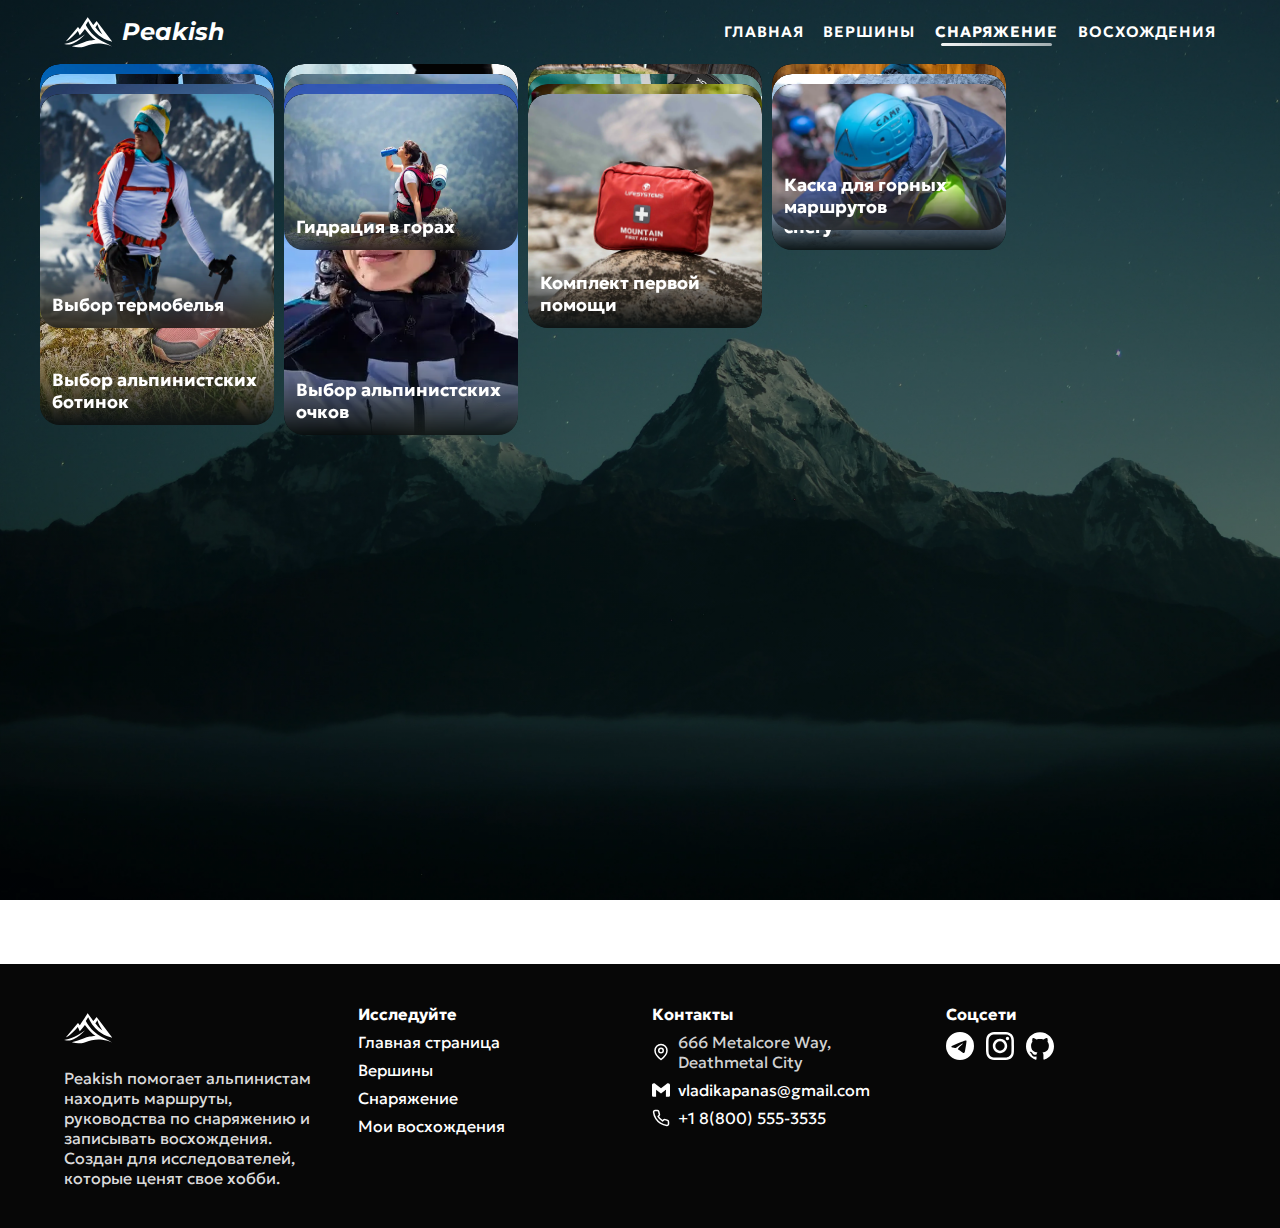
<file: docs/gear.html>
<!DOCTYPE html>
<html lang="en">
<head>
  <meta charset="UTF-8">
  <meta name="viewport" content="width=device-width, initial-scale=1.0">
  <title>Peakish</title>
  <link rel="stylesheet" href="css/loader.css">
  <link rel="stylesheet" href="css/style.css">
  <link rel="stylesheet" href="css/gear.css">
  <link rel="icon" type="image/svg+xml" href="assets/icons/logo.svg">
</head>
<body>
  <div id="pageLoader">
    <img src="assets/icons/logo.svg" alt="Logo" class="loader-logo">
    <div class="loader-bar-wrap">
      <div class="loader-bar"></div>
    </div>
  </div>
  <div id="pageContent">
    <!-- navbar -->
    <header>
      <div class="header-inner">
        <div class="brand">
          <a href="index.html" class="logo">
            <img src="assets/icons/logo.svg" alt="logo" class="logo-img">
          </a>
          <span class="site-title">Peakish</span>
        </div>
        <nav class="main-nav" aria-label="Main navigation">
          <a href="index.html">Главная</a>
          <a href="mountains.html">Вершины</a>
          <a href="gear.html" class="active">Снаряжение</a>
          <a href="climbs.html">Восхождения</a>
        </nav>
      </div>
    </header>
  
    <!-- gear tips gallery -->
    <div class="gallery" data-masonry='{ "itemSelector": ".card", "columnWidth": ".grid-sizer", "gutter": ".gutter-sizer", "percentPosition": true }'>
      <div class="grid-sizer"></div>
      <div class="gutter-sizer"></div>
    </div>
  
    <!-- gear tip modal -->
    <div class="modal" id="articleModal">
      <div class="modal-content">
        <div class="modal-image">
          <span class="modal-close">&times;</span>
          <img>
          <h3 class="modal-title"></h3>
        </div>
        <div class="modal-body"></div>
      </div>
    </div>
  
    <!-- footer -->
    <footer class="site-footer">
      <div class="footer-inner">
        <div class="footer-grid">
          <!-- about section -->
          <div class="footer-about">
            <img src="assets/icons/logo.svg" alt="Peakish logo" class="footer-logo">
            <p class="footer-desc">Peakish помогает альпинистам находить маршруты, руководства по снаряжению и записывать восхождения. Создан для исследователей, которые ценят свое хобби.</p>
          </div>
  
          <!-- navigation section -->
          <div class="footer-links">
            <h4>Исследуйте</h4>
            <ul>
              <li><a href="index.html">Главная страница</a></li>
              <li><a href="peaks.html">Вершины</a></li>
              <li><a href="gear.html">Снаряжение</a></li>
              <li><a href="climbs.html">Мои восхождения</a></li>
            </ul>
          </div>
  
          <!-- contacts section -->
          <div class="footer-contact">
            <h4>Контакты</h4>
            <ul>
              <li><img src="assets/icons/location.svg" alt="location" class="icon"> 666 Metalcore Way, Deathmetal City</li>
              <li><img src="assets/icons/gmail.svg" alt="email" class="icon"> <a href="mailto:vladikapanas@gmail.com">vladikapanas@gmail.com</a></li>
              <li><img src="assets/icons/phone.svg" alt="brand" class="icon"> <a href="tel:+188005553535">+1 8(800) 555-3535</a></li>
            </ul>
          </div>
  
          <!-- socials section -->
          <div class="footer-social">
            <h4>Соцсети</h4>
            <div class="social-icons">
              <a href="https://t.me/pepukcoder"><img src="assets/icons/telegram.svg" alt="telegram" class="social-icon"></a>
              <a href="https://instagram.com/nofc.pepukcoder"><img src="assets/icons/insta.svg" alt="instagram" class="social-icon"></a>
              <a href="https://github.com/pepukcoder"><img src="assets/icons/github.svg" alt="github" class="social-icon"></a>
            </div>
          </div>
        </div>
      </div>
    </footer>
  </div>
    <script src="js/main.js"></script>
    <script src="js/masonry.pkgd.min.js"></script>
    <script src="js/articles.js"></script>
    <script src="js/gallery.js"></script>
  </body>
</html>
</file>
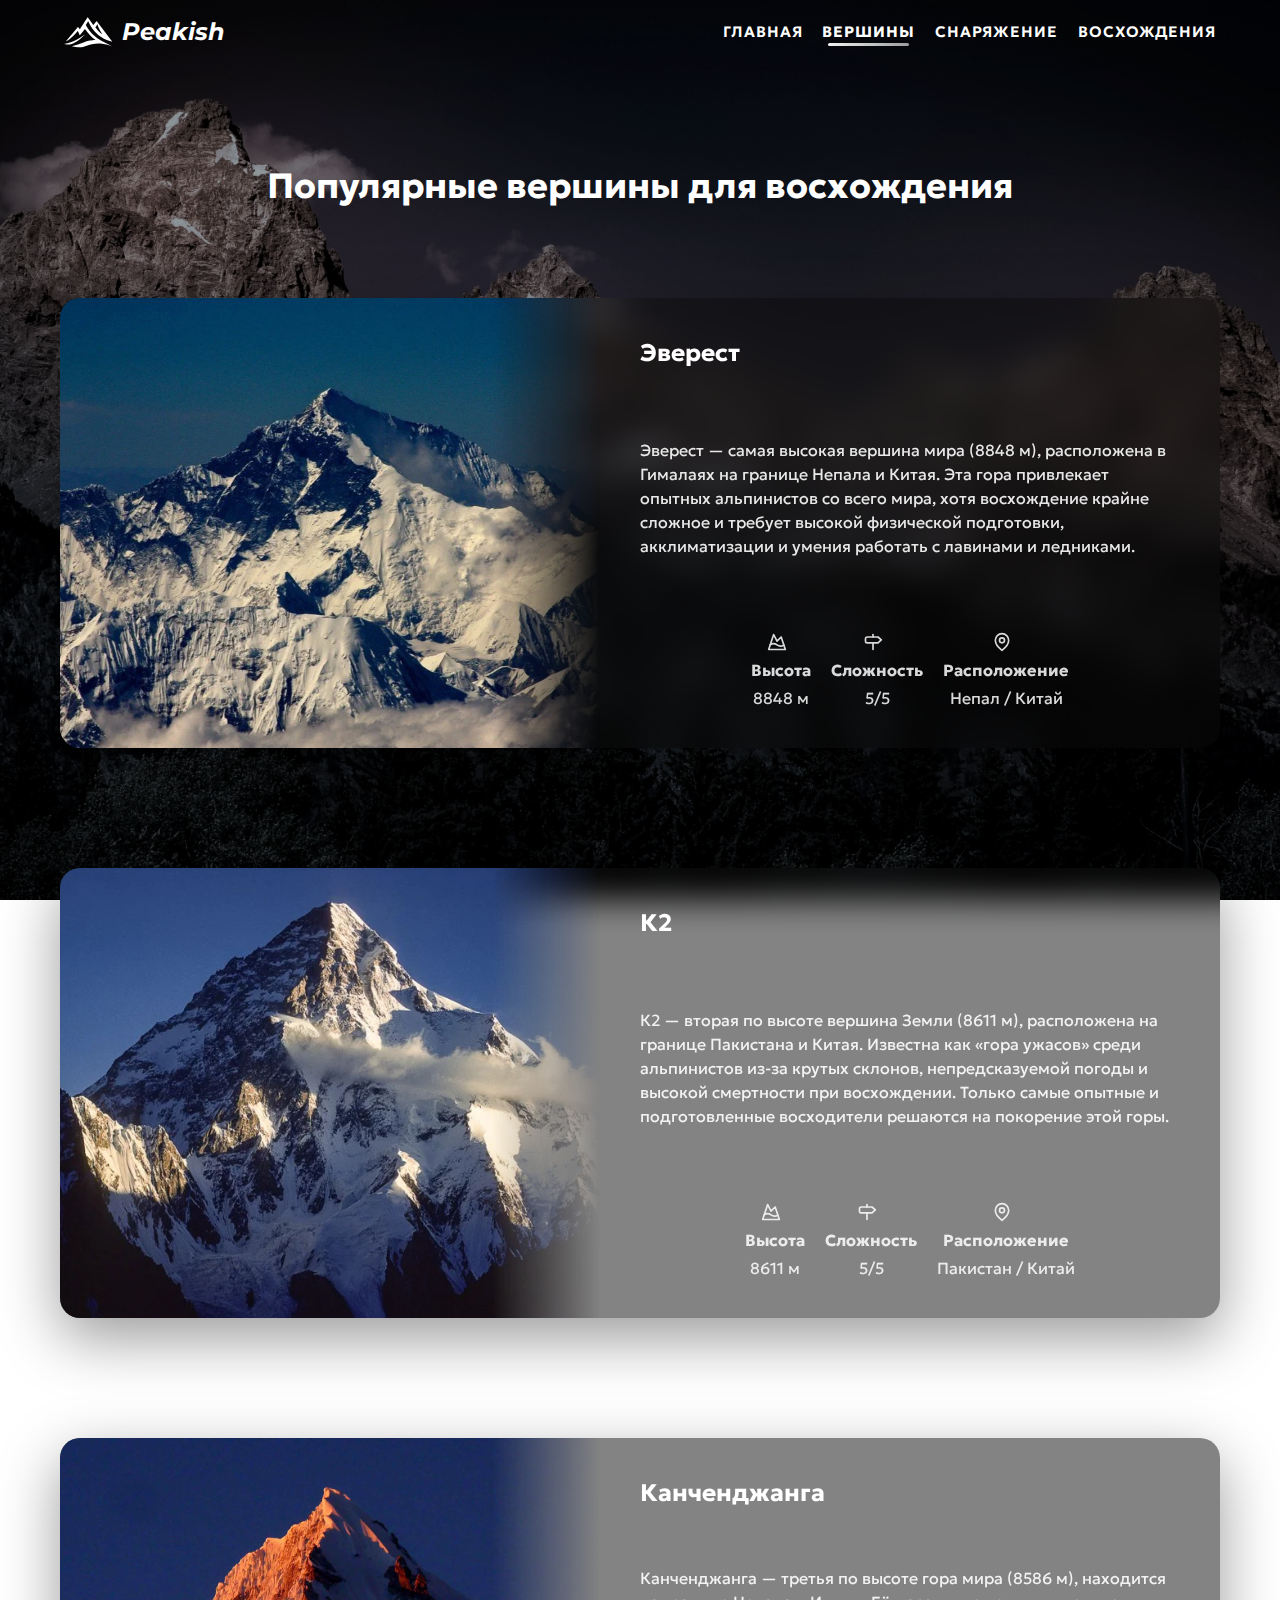
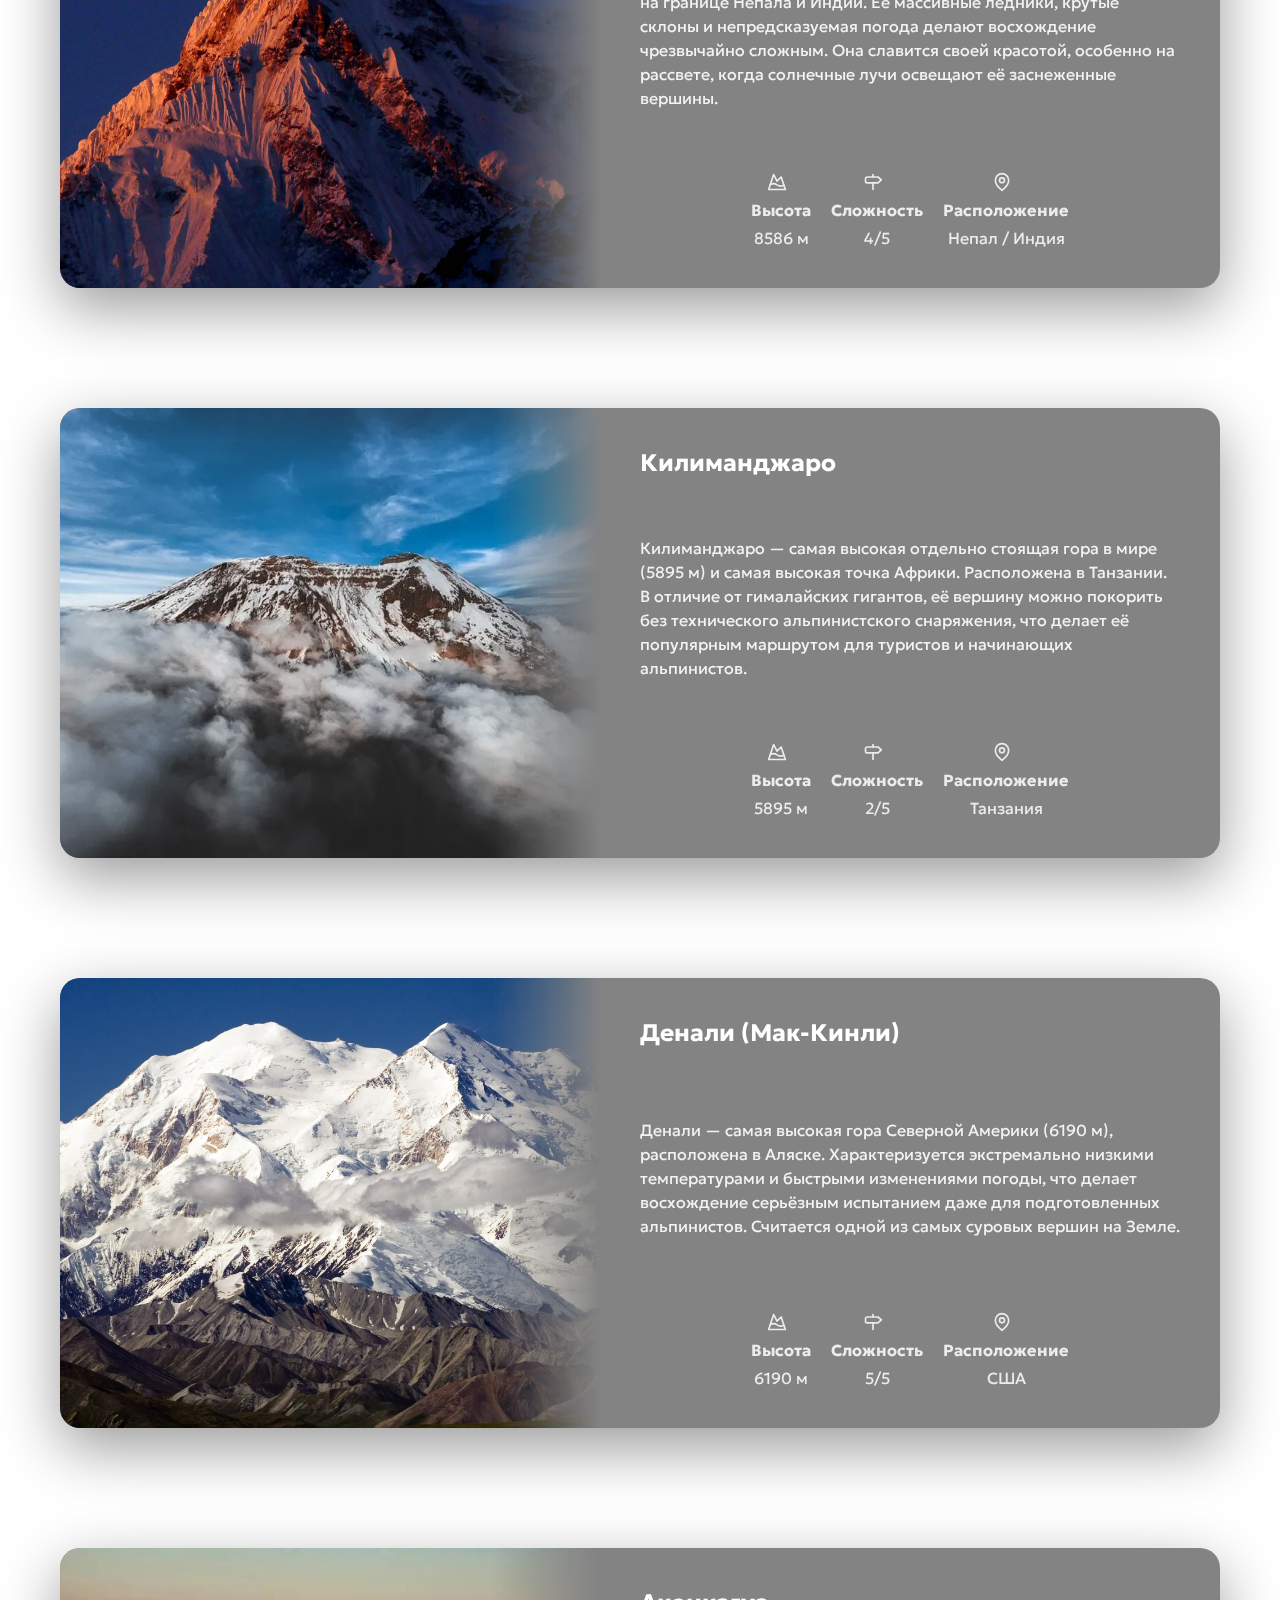
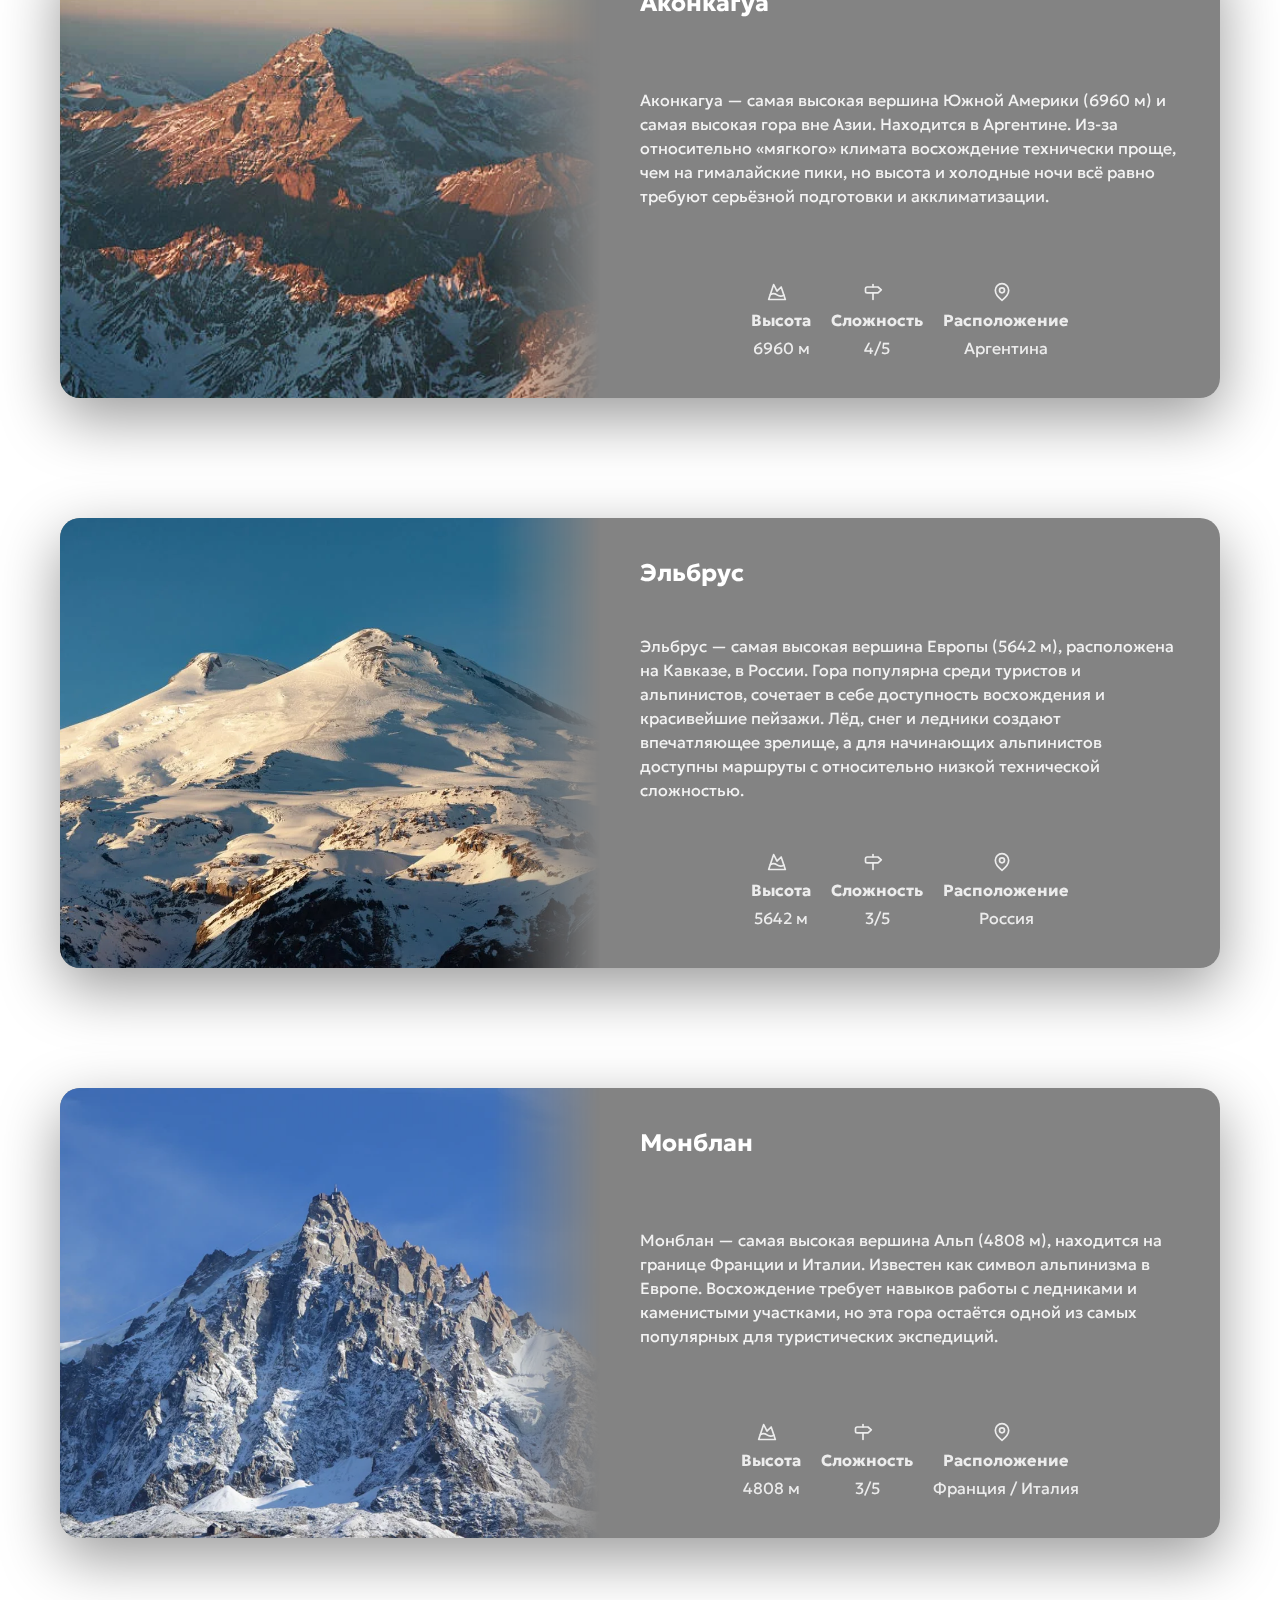
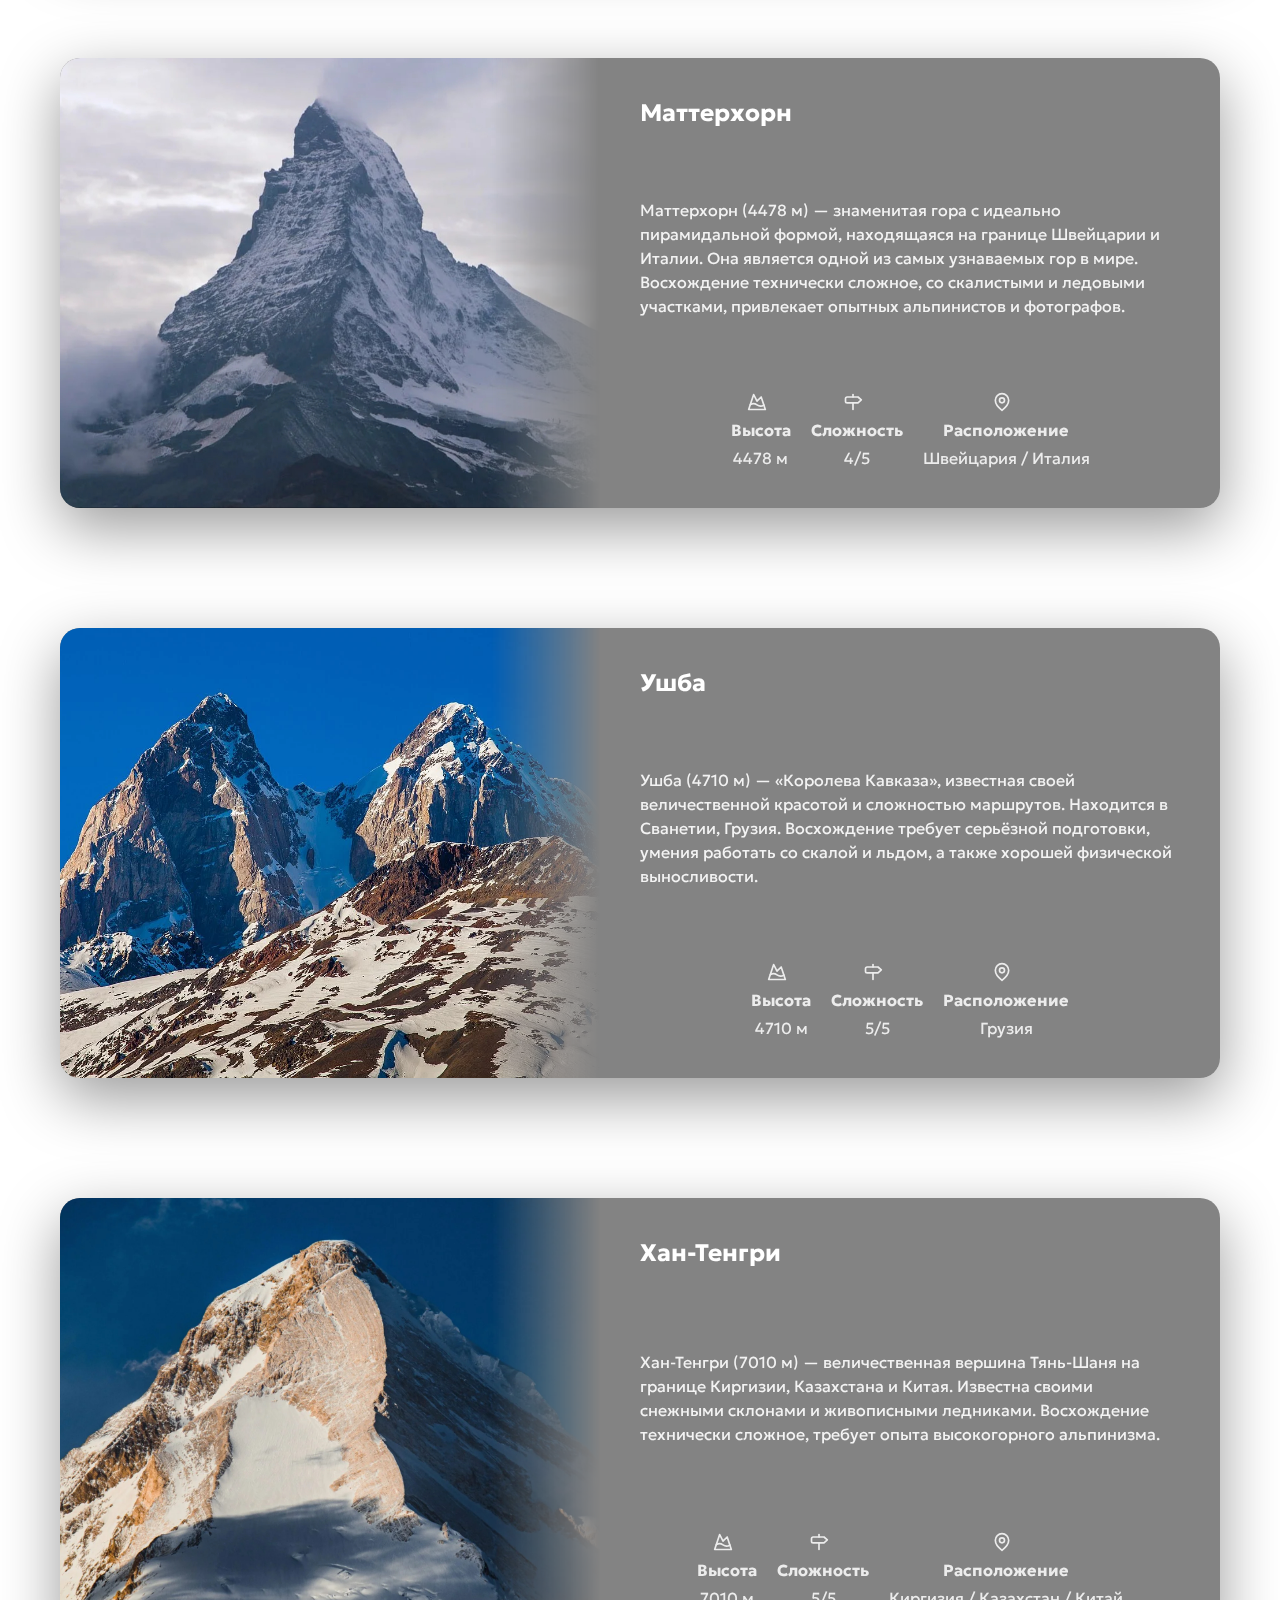
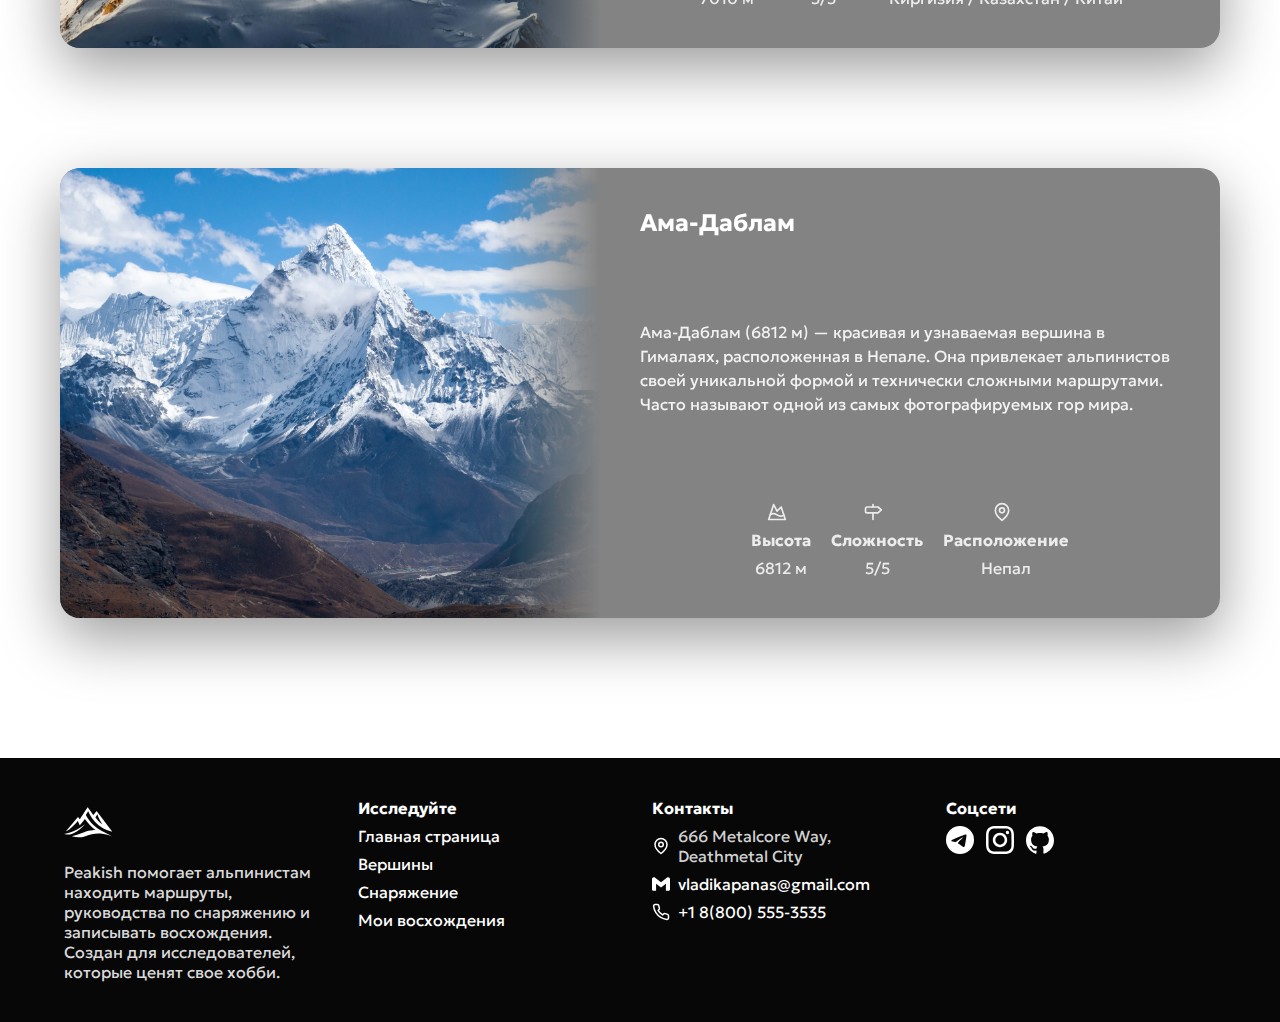
<file: docs/mountains.html>
<!DOCTYPE html>
<html lang="en">
<head>
  <meta charset="UTF-8">
  <meta name="viewport" content="width=device-width, initial-scale=1.0">
  <title>Peakish</title>
  <link rel="stylesheet" href="css/loader.css">
  <link rel="stylesheet" href="css/style.css">
  <link rel="stylesheet" href="css/mountains.css">
  <link rel="icon" type="image/svg+xml" href="assets/icons/logo.svg">
</head>
<body>
  <div id="pageLoader">
    <img src="assets/icons/logo.svg" alt="Logo" class="loader-logo">
    <div class="loader-bar-wrap">
      <div class="loader-bar"></div>
    </div>
  </div>
  <div id="pageContent">
    <!-- navbar -->
    <header>
      <div class="header-inner">
        <div class="brand">
          <a href="index.html" class="logo">
            <img src="assets/icons/logo.svg" alt="logo" class="logo-img">
          </a>
          <span class="site-title">Peakish</span>
        </div>
        <nav class="main-nav" aria-label="Main navigation">
          <a href="index.html">Главная</a>
          <a href="mountains.html" class="active">Вершины</a>
          <a href="gear.html">Снаряжение</a>
          <a href="climbs.html">Восхождения</a>
        </nav>
      </div>
    </header>
  
    <!-- cards -->
    <section class="mountains-section">
      <h2>Популярные вершины для восхождения</h2>
      <div id="mountainsContainer" class="mountains-cards"></div>
    </section>

    <!-- footer -->
    <footer class="site-footer">
      <div class="footer-inner">
        <div class="footer-grid">
          <!-- about section -->
          <div class="footer-about">
            <img src="assets/icons/logo.svg" alt="Peakish logo" class="footer-logo">
            <p class="footer-desc">Peakish помогает альпинистам находить маршруты, руководства по снаряжению и записывать восхождения. Создан для исследователей, которые ценят свое хобби.</p>
          </div>
          <!-- navigation section -->
          <div class="footer-links">
            <h4>Исследуйте</h4>
            <ul>
              <li><a href="index.html">Главная страница</a></li>
              <li><a href="peaks.html">Вершины</a></li>
              <li><a href="gear.html">Снаряжение</a></li>
              <li><a href="climbs.html">Мои восхождения</a></li>
            </ul>
          </div>
          <!-- contacts section -->
          <div class="footer-contact">
            <h4>Контакты</h4>
            <ul>
              <li><img src="assets/icons/location.svg" alt="location" class="icon"> 666 Metalcore Way, Deathmetal City</li>
              <li><img src="assets/icons/gmail.svg" alt="email" class="icon"> <a href="mailto:vladikapanas@gmail.com">vladikapanas@gmail.com</a></li>
              <li><img src="assets/icons/phone.svg" alt="brand" class="icon"> <a href="tel:+188005553535">+1 8(800) 555-3535</a></li>
            </ul>
          </div>
          <!-- socials section -->
          <div class="footer-social">
            <h4>Соцсети</h4>
            <div class="social-icons">
              <a href="https://t.me/pepukcoder"><img src="assets/icons/telegram.svg" alt="telegram" class="social-icon"></a>
              <a href="https://instagram.com/nofc.pepukcoder"><img src="assets/icons/insta.svg" alt="instagram" class="social-icon"></a>
              <a href="https://github.com/pepukcoder"><img src="assets/icons/github.svg" alt="github" class="social-icon"></a>
            </div>
          </div>
        </div>
      </div>
    </footer>
    <script src="js/main.js"></script>
    <script src="js/mountains.js"></script>
  </div>
</body>
</html>
</file>
<file: docs/css/loader.css>
/* Full-screen loader */
#pageLoader {
  position: fixed;
  inset: 0;
  background: rgb(7, 7, 7);
  display: flex;
  flex-direction: column;
  align-items: center;
  justify-content: center;
  gap: 30px;
  z-index: 9999;
}

#pageContent {
  opacity: 0;
  pointer-events: none;
}
#pageContent.show {
  opacity: 1;
  pointer-events: auto;
}

.loader-logo {
  width: 80px;
  height: 80px;
  filter: brightness(0) invert(1);
}

.loader-bar-wrap {
  width: 200px;
  height: 6px;
  border-radius: 3px;
  background: rgba(255,255,255,0.2);
  overflow: hidden;
}

.loader-bar {
  width: 0%;
  height: 100%;
  background: linear-gradient(90deg, rgba(255,255,255,0.9), rgba(255,255,255,0.15));
  border-radius: 3px;
  animation: loaderProgress 0.3s ease-in-out forwards;
}

@keyframes loaderProgress {
  0% { width: 0%; }
  100% { width: 100%; }
}
</file>
<file: docs/css/style.css>
@font-face {
    font-family: 'Montserrat';
    src: url('../assets/fonts/Montserrat-Italic.ttf') format('truetype');
    font-style: italic;
    font-weight: 700;
    font-display: swap;
}

@font-face {
    font-family: 'Geologica';
    src: url('../assets/fonts/Geologica.ttf') format('truetype');
    font-style: normal;
    font-display: swap;
}

* {
  margin: 0;
  padding: 0;
  box-sizing: border-box;
  cursor: default !important;
}

body {
  font-family: 'Geologica', sans-serif;
  color: #0D0D0D;
  background-color: #fff;
}

/* cursor */
a,
button,
.btn,
.header-inner .brand .logo img,
input[type="submit"] {
  cursor: pointer !important;
}


/* header */
header {
    position: absolute;
    top: 0;
    left: 0;
    top:0;
    display:flex;
    align-items:center;
    justify-content:center;
    padding:8px 0;
    background: transparent;
    z-index:20;
    width: 100%;
}

.header-inner {
    width:100%;
    max-width:1200px;
    margin:0 auto;
    padding:0 24px;
    display:flex;
    align-items:center;
    justify-content:space-between;
}

.logo {
    display:inline-block;
}

.logo-img {
    height:48px;
    width:auto;
    display:block;
    filter: brightness(0) invert(1);
}

.brand {
    display:flex;
    align-items:center;
    gap:10px;
}

.site-title {
    color: #FFFFFF;
    font-family: 'Montserrat', 'Roboto', sans-serif;
    font-style: italic;
    font-weight:700;
    font-size:1.5rem;
    line-height:1;
    display:inline-block;
}

.main-nav {
    display:flex;
    align-items:center;
    gap:8px;
}

.main-nav a {
    color: #FFFFFF;
    margin-left:12px;
    font-weight:600;
    text-decoration:none;
    display:inline-block;
    text-transform: uppercase;
    letter-spacing: 0.06em;
    font-size:0.95rem;
    transition: color 120ms ease, box-shadow 120ms ease;
    line-height:1;
    position: relative;
}

.main-nav a:hover,
.main-nav a:focus {
    transform: none;
    outline: none;
}

.main-nav a.active {
    color: #FFFFFF;
    font-weight:700;
}

.main-nav a::after {
    content: '';
    position: absolute;
    left: 6px;
    right: 6px;
    bottom: -6px;
    height: 3px;
    background: linear-gradient(90deg, rgba(255,255,255,0.95), rgba(255,255,255,0.6));
    border-radius: 3px;
    transform: scaleX(0);
    transform-origin: left;
    transition: transform 200ms cubic-bezier(.2,.9,.3,1);
}

.main-nav a:hover::after,
.main-nav a:focus::after,
.main-nav a.active::after {
    transform: scaleX(1);
}

/* footer */
.site-footer {
    background: rgb(7, 7, 7);
    color: #FFFFFF;
    padding:40px 0 20px 0;
}

.footer-inner {
    width:100%;
    max-width:1200px;
    margin:0 auto;
    padding:0 24px;
}

.footer-grid {
    display:grid;
    grid-template-columns: 1fr 1fr 1fr 1fr;
    gap:24px;
    align-items:start;
    margin-bottom:20px;
}

.footer-logo { height:48px; filter: brightness(0) invert(1); }
.footer-desc { margin-top:12px; color: #DADADA; max-width:320px; }

.footer-links h4,
.footer-contact h4,
.footer-social h4 { color:#FFFFFF; margin:0 0 8px 0; font-size:1rem; }

.footer-links ul,
.footer-contact ul { list-style:none; margin:0; padding:0; color:#D1D1D1; }

.footer-links li { margin-bottom:8px; }
.footer-links a { color:#FFFFFF; text-decoration:none; }
.footer-links a:hover { text-decoration:underline; }

.footer-contact li { display:flex; align-items:center; gap:8px; margin-bottom:8px; color:#D1D1D1; }
.icon { width:18px; height:18px; filter: brightness(0) invert(1); }

.social-icons { display:flex; gap:12px; }
.social-icon { width:28px; height:28px; filter: brightness(0) invert(1); }

.footer-contact a { color:#FFFFFF; text-decoration:none; }
.footer-contact a:hover { text-decoration:underline; }

@media (max-width:900px) {
    .footer-grid { grid-template-columns: 1fr 1fr; }
}

@media (max-width:600px) {
    .footer-grid { grid-template-columns: 1fr; }
    .footer-bottom { flex-direction:column; gap:10px; align-items:flex-start; }
}
</file>
<file: docs/css/gear.css>
body {
  margin: 0;
  font-family: 'Geologica', sans-serif;
  color: #fff;
  background-image: 
  linear-gradient(rgba(0,0,0,0.4), rgba(0,0,0,0.4)),
  url('../assets/images/background.webp');
  background-size: cover;
  background-position: center;
  background-repeat: no-repeat;
  background-attachment: fixed;
  overflow-x: hidden;
}

header {
  position: relative;
}

/* masonry settings */
.gallery {
  min-height: 100vh;
  margin: 0px 40px;
}
.grid-sizer,
.card {
  width: 19.5%;
}
.gutter-sizer {
  width: 10px;
}

/* tips card */
.card {
  background: rgba(7,7,7,0.7);
  backdrop-filter: blur(16px);
  border-radius: 20px;
  flex-direction: column;
  cursor: pointer;
  overflow: hidden;
  color: #fff;
  transition: transform 0.2s, box-shadow 0.2s;
  margin-bottom: 10px;
}

.card:hover {
  transform: translateY(-6px) scale(1.02);
}

.card-image {
  width: 100%;
  position: relative;
  overflow: hidden;
}

.card-image img {
  border-radius: 20px;
  width: 100%;
  height: auto;
  display: block;
  -webkit-mask-image: linear-gradient(
    to bottom,
    rgba(0,0,0,1) 70%,
    rgba(0,0,0,0) 100%
  );
  mask-image: linear-gradient(
    to bottom,
    rgba(0,0,0,1) 70%,
    rgba(0,0,0,0) 100%
  );
  -webkit-mask-size: 100% 100%;
  mask-size: 100% 100%;
  -webkit-mask-repeat: no-repeat;
  mask-repeat: no-repeat;
}

.card-content {
  position: absolute;
  bottom: 0;
  left: 0;
  right: 0;
  padding: 4px 8px 8px;
}

.card h3 {
  font-size: 1.1rem;
  margin: 8px 4px 4px;
}

/* modal */
.modal {
  position: fixed;
  inset: 0;
  background: rgba(7,7,7,0.75);
  display: none;
  justify-content: center;
  align-items: center;
  z-index: 1000;
}

.modal-image {
  width: 100%;
  position: relative;
  overflow: hidden;
}

.modal-image img {
  border-radius: 20px;
  width: 100%;
  height: auto;
  display: block;
  -webkit-mask-image: linear-gradient(
    to bottom,
    rgba(0,0,0,1) 70%,
    rgba(0,0,0,0) 100%
  );
  mask-image: linear-gradient(
    to bottom,
    rgba(0,0,0,1) 70%,
    rgba(0,0,0,0) 100%
  );
  -webkit-mask-size: 100% 100%;
  mask-size: 100% 100%;
  -webkit-mask-repeat: no-repeat;
  mask-repeat: no-repeat;
}

.modal-content {
  background: #0D0D0D;
  border-radius: 20px;
  max-width: 600px;
  width: 90%;
  max-height: 80vh;
  overflow-y: auto;
  scrollbar-width: none;
  -ms-overflow-style: none;   
}
.modal-content::-webkit-scrollbar {
  display: none;               
}

.modal-close {
  position: absolute;
  top: 16px;
  right: 16px;
  font-size: 24px;
  font-weight: 600;
  color: rgb(7,7,7);
  background: transparent;
  border: 2px solid rgb(7,7,7);
  border-radius: 50%;
  width: 36px;
  height: 36px;
  display: flex;
  align-items: center;
  justify-content: center;
  cursor: pointer;
  transition: all 0.2s ease;
  z-index: 10;
}

.modal-close:hover {
  background: rgb(7,7,7);
  color: #ffffff;
}

.modal-title {
  margin: 10px;
  font-size: 28px;
  font-weight: 600;
  color: #fff;
}

.modal-body {
  margin: 10px;
  font-size: 16px;
  font-weight: 400;
  color: #fff;
}
</file>
<file: docs/css/mountains.css>
body {
  margin: 0;
  font-family: 'Geologica', sans-serif;
  color: #fff;
  background-image: 
    linear-gradient(rgba(0,0,0,0.4), rgba(0,0,0,0.4)),
    url('../assets/images/background4.webp');
  background-size: cover;
  background-position: center;
  background-repeat: no-repeat;
  background-attachment: fixed;
  overflow-x: hidden;
}

header {
  position: relative;
}

.mountains-section {
  max-width: 1200px;
  margin: 0 auto;
  padding: 100px 20px;
  color: #fff;
}

.mountains-section h2 {
  font-size: 2.2rem;
  margin-bottom: 50px;
  text-align: center;
}

.mountains-cards {
  display: flex;
  flex-direction: column;
  gap: 40px;
  align-items: center;
}

.mountain-card {
  display: flex;
  overflow: hidden;
  border-radius: 20px;
  margin: 40px auto;
  box-shadow: 0 20px 60px rgba(0,0,0,0.4);
  background: rgba(7,7,7,0.5);
  backdrop-filter: blur(16px);
  height: 450px;
  width: 100%;
}

.card-icon {
  width: 20px;
  height: 20px;
  margin-right: 8px;
  vertical-align: middle;
}

.mountain-image {
  flex: 1;
  background-size:cover;
  background-position: center;
  position: relative;
  -webkit-mask-image: linear-gradient(to right, rgba(0,0,0,1) 80%, rgba(0,0,0,0) 100%);
  -webkit-mask-repeat: no-repeat;
  -webkit-mask-size: cover;
  mask-image: linear-gradient(to right, rgba(0,0,0,1) 80%, rgba(0,0,0,0) 100%);
  mask-repeat: no-repeat;
  mask-size: cover;
}

.mountain-image::after {
  content: "";
  position: absolute;
  inset: 0;
  pointer-events: none;
}

.mountain-info {
  flex: 1;
  position: relative;
  display: flex;
  flex-direction: column;
  justify-content:space-between;
  padding: 40px;
  color: #fff;
  z-index: 1;
}

.mountain-info h3,
.mountain-info p,
.mountain-info li {
  position: relative;
  z-index: 1;
}

.mountain-info h3 {
  font-size: 1.5rem;
  margin-bottom: 15px;
}

.mountain-info p {
  font-size: 1rem;
  line-height: 1.5;
  margin-bottom: 20px;
  opacity: 0.9;
}

.mountain-data {
  list-style: none;
  padding: 0;
  display: flex;
  gap: 20px;
  justify-content: center;
}

.mountain-data li {
  flex-direction: column;
  display: flex;
  align-items: center;
  gap: 8px; 
  font-size: 1rem;
  opacity: 0.85;
  filter: brightness(0) invert(1)
}
</file>
